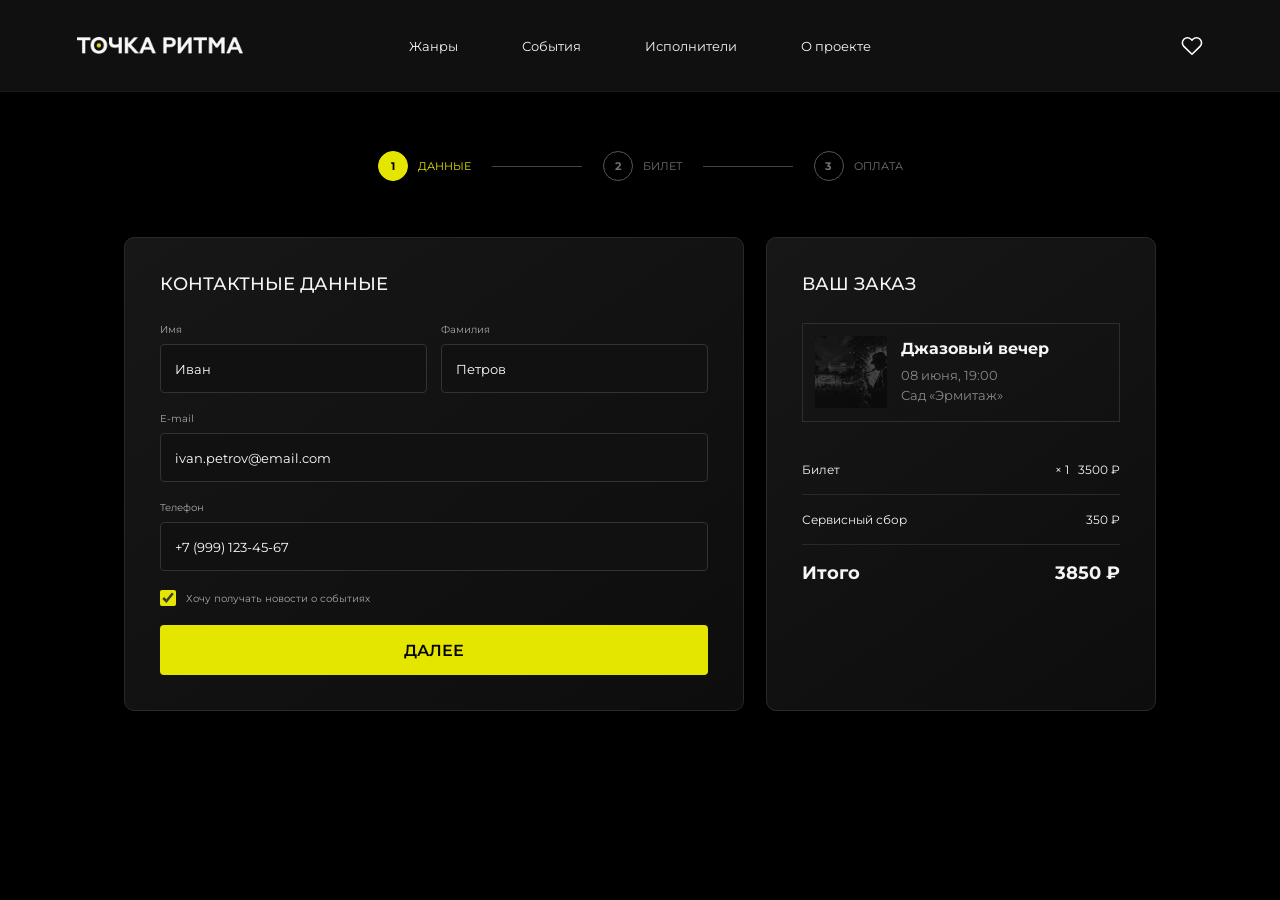
<file: checkout.html>
<!doctype html>
<html lang="ru">
<head>
  <meta charset="UTF-8"><meta name="viewport" content="width=device-width,initial-scale=1">
  <title>Покупка билета — Точка ритма</title>
  <link rel="preconnect" href="https://fonts.googleapis.com"><link rel="preconnect" href="https://fonts.gstatic.com" crossorigin>
  <link href="https://fonts.googleapis.com/css2?family=Montserrat:wght@400;500;600&display=swap" rel="stylesheet">
  <link rel="stylesheet" href="styles.css"><link rel="stylesheet" href="checkout.css">
</head>
<body class="checkout-page">
  <header>
    <a class="logo" href="index.html"><img src="assets/logo.png" alt="Точка ритма"></a>
    <nav><a href="index.html#genres">Жанры</a><a href="index.html#events">События</a><a href="index.html#artists">Исполнители</a><a href="index.html#about">О проекте</a></nav>
    <div class="actions"><button class="favorites-toggle" aria-label="Избранное"><svg viewBox="0 0 24 24"><path d="M20.8 4.6a5.5 5.5 0 0 0-7.8 0L12 5.7l-1.1-1.1a5.5 5.5 0 0 0-7.8 7.8l1.1 1.1L12 21l7.7-7.5 1.1-1.1a5.5 5.5 0 0 0 0-7.8Z"/></svg><span class="favorite-count">0</span></button><button class="menu" aria-label="Меню"><span></span><span></span></button></div>
  </header>
  <main class="checkout-shell">
    <div class="steps"><button class="active" type="button" data-target="1"><b>1</b>Данные</button><i></i><button type="button" data-target="2"><b>2</b>Билет</button><i></i><button type="button" data-target="3"><b>3</b>Оплата</button></div>
    <section class="checkout-stage active" data-stage="1">
      <form class="checkout-card contact-form">
        <h1>Контактные данные</h1><div class="two-fields"><label>Имя<input name="firstName" required value="Иван"></label><label>Фамилия<input name="lastName" required value="Петров"></label></div>
        <label>E-mail<input name="email" type="email" required value="ivan.petrov@email.com"></label><label>Телефон<input name="phone" required value="+7 (999) 123-45-67"></label>
        <label class="check"><input type="checkbox" checked> Хочу получать новости о событиях</label><button class="checkout-button" type="submit">Далее</button>
      </form>
      <aside class="order-card"><h2>Ваш заказ</h2><div class="order-event"><img src="assets/event-jazz.png"><p><b>Джазовый вечер</b><small>08 июня, 19:00<br>Сад «Эрмитаж»</small></p></div><p>Билет <span>× 1&nbsp;&nbsp; 3500 ₽</span></p><p>Сервисный сбор <span>350 ₽</span></p><strong>Итого <span>3850 ₽</span></strong></aside>
    </section>
    <section class="checkout-stage" data-stage="2">
      <form class="checkout-card ticket-form">
        <h1>Выберите билет</h1>
        <label class="ticket-option selected"><input type="radio" name="ticket" value="standard" checked><span><b>Стандартный билет</b><small>Вход и свободная рассадка</small></span><strong>3500 ₽</strong></label>
        <label class="ticket-option"><input type="radio" name="ticket" value="premium"><span><b>Билет у сцены</b><small>Первые ряды и отдельный вход</small></span><strong>5200 ₽</strong></label>
        <div class="ticket-count"><span>Количество билетов</span><div><button type="button" data-count="-1">−</button><b id="ticket-quantity">1</b><button type="button" data-count="1">+</button></div></div>
        <button class="checkout-button" type="submit">Перейти к оплате</button>
      </form>
      <aside class="order-card"><h2>Ваш заказ</h2><div class="order-event"><img src="assets/event-jazz.png"><p><b>Джазовый вечер</b><small>08 июня, 19:00<br>Сад «Эрмитаж»</small></p></div><p>Билет <span id="ticket-summary">× 1&nbsp;&nbsp; 3500 ₽</span></p><p>Сервисный сбор <span>350 ₽</span></p><strong>Итого <span id="ticket-total">3850 ₽</span></strong></aside>
    </section>
    <section class="checkout-stage" data-stage="3">
      <aside class="order-card compact"><h2>Ваш заказ</h2><p>Билет <span id="payment-ticket-summary">× 1&nbsp;&nbsp; 3500 ₽</span></p><p>Сервисный сбор <span>350 ₽</span></p><strong>Итого <span id="payment-total">3850 ₽</span></strong></aside>
      <form class="checkout-card payment-form"><h1>Способ оплаты</h1><div class="pay-tabs"><b>Карта</b><span>Apple Pay</span><span>Google Pay</span></div>
        <label>Номер карты<input name="cardNumber" required inputmode="numeric" maxlength="19" placeholder="0000 0000 0000 0000"></label>
        <div class="two-fields"><label>Срок действия<input name="expiry" required maxlength="5" placeholder="ММ / ГГ"></label><label>CVC / CVV<input name="cvc" required maxlength="3" type="password" inputmode="numeric" placeholder="•••"></label></div>
        <label>Имя на карте<input name="cardholder" required value="IVAN PETROV"></label><button class="checkout-button" id="payment-submit" type="submit">Оплатить 3850 ₽</button><small class="terms">Нажимая кнопку, вы соглашаетесь с условиями оферты</small>
      </form>
    </section>
    <section class="checkout-success" data-stage="success"><div class="success-mark">✓</div><h1>Оплата прошла успешно!</h1><p>Билет отправлен на вашу почту<br><b id="success-email">ivan.petrov@email.com</b></p><a class="checkout-button" href="index.html#events">Перейти к моим билетам</a><a href="index.html">На главную</a></section>
  </main>
  <script src="script.js"></script><script src="checkout.js"></script>
</body></html>
</file>
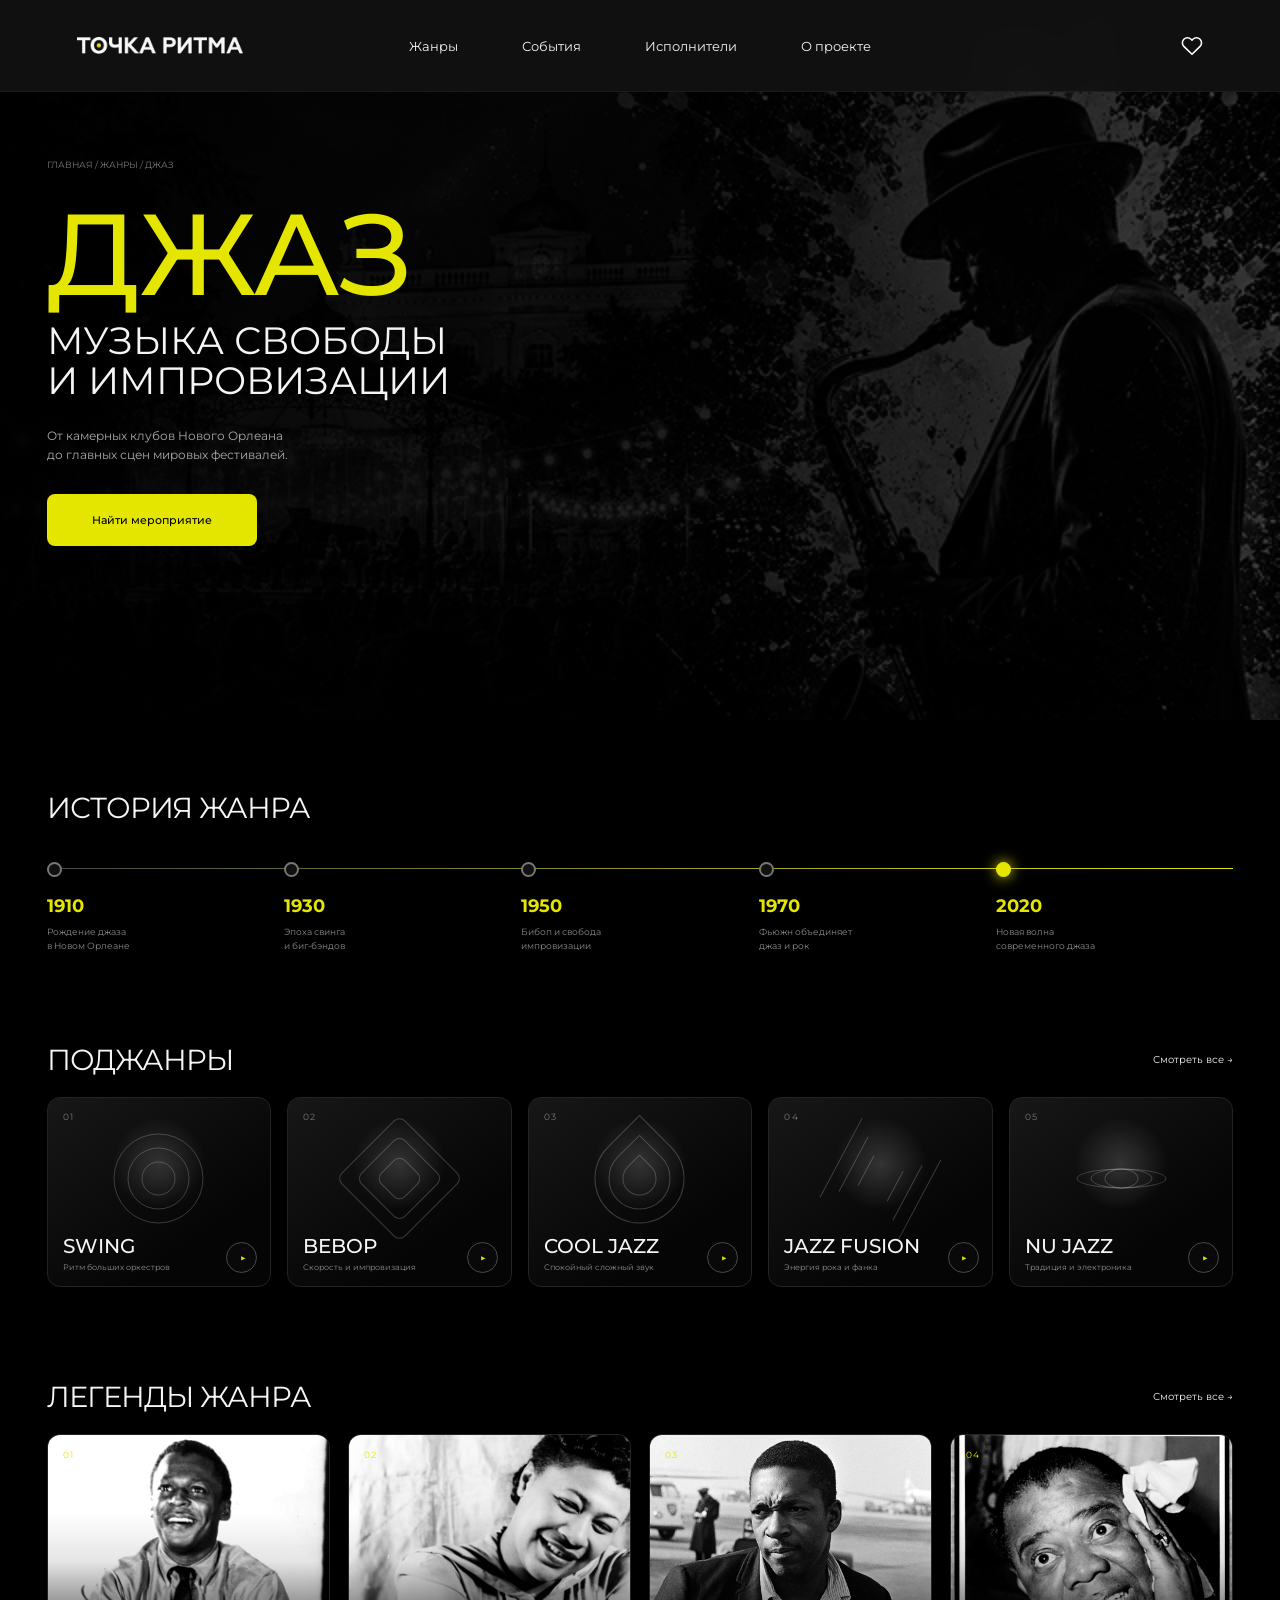
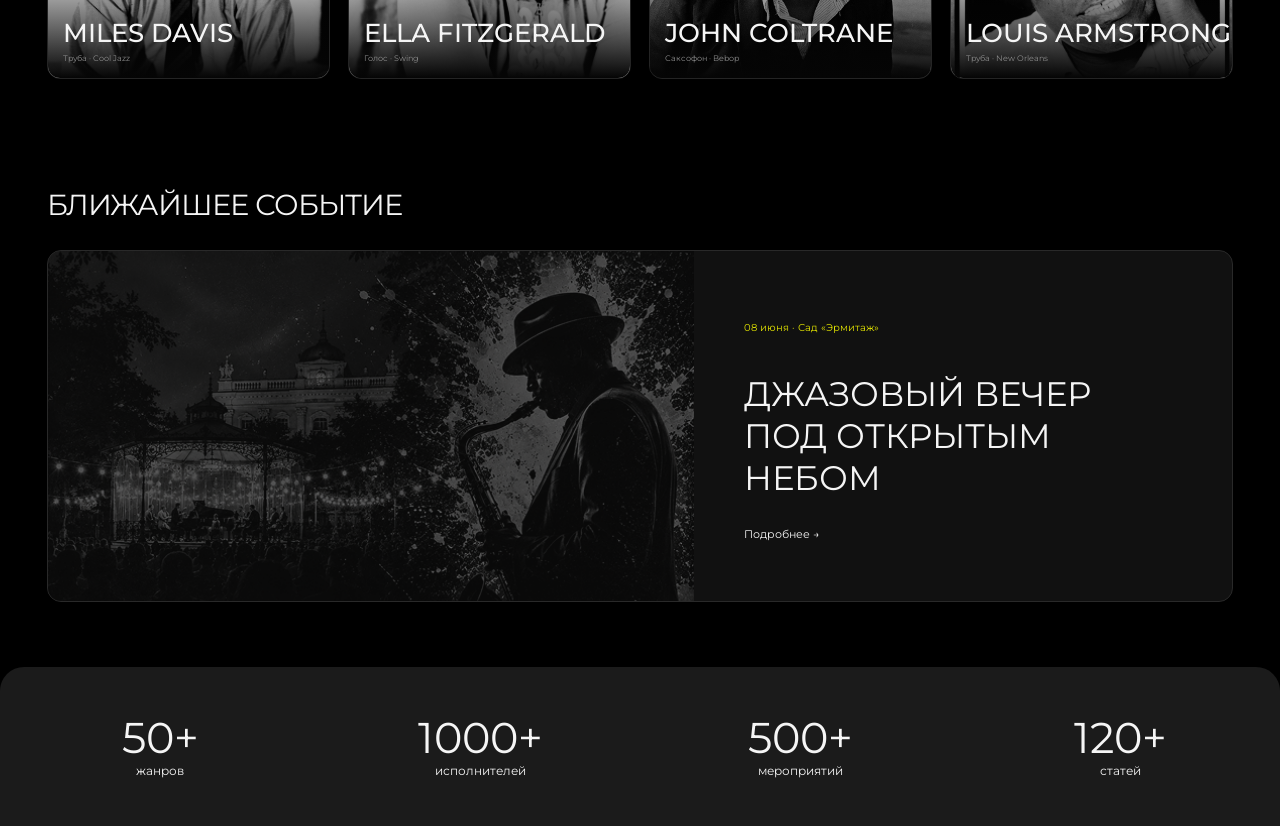
<file: genre-jazz.html>
<!doctype html>
<html lang="ru">
<head>
  <meta charset="UTF-8"><meta name="viewport" content="width=device-width,initial-scale=1">
  <title>Джаз — Точка ритма</title>
  <link rel="preconnect" href="https://fonts.googleapis.com"><link rel="preconnect" href="https://fonts.gstatic.com" crossorigin>
  <link href="https://fonts.googleapis.com/css2?family=Montserrat:wght@400;500;600&display=swap" rel="stylesheet">
  <link rel="stylesheet" href="styles.css"><link rel="stylesheet" href="genre.css">
</head>
<body class="genre-page">
  <header>
    <a class="logo" href="index.html"><img src="assets/logo.png" alt="Точка ритма"></a>
    <nav><a href="index.html#genres">Жанры</a><a href="index.html#events">События</a><a href="index.html#artists">Исполнители</a><a href="index.html#about">О проекте</a></nav>
    <div class="actions"><button class="favorites-toggle" aria-label="Избранное"><svg viewBox="0 0 24 24"><path d="M20.8 4.6a5.5 5.5 0 0 0-7.8 0L12 5.7l-1.1-1.1a5.5 5.5 0 0 0-7.8 7.8l1.1 1.1L12 21l7.7-7.5 1.1-1.1a5.5 5.5 0 0 0 0-7.8Z"/></svg><span class="favorite-count">0</span></button><button class="menu" aria-label="Меню"><span></span><span></span></button></div>
  </header>
  <main>
    <section class="genre-hero">
      <div class="genre-hero-copy"><p>Главная / Жанры / Джаз</p><h1>Джаз</h1><h2>Музыка свободы<br>и импровизации</h2><p class="lead">От камерных клубов Нового Орлеана<br>до главных сцен мировых фестивалей.</p><a class="button primary" href="index.html#events">Найти мероприятие</a></div>
    </section>
    <section class="jazz-history content-section">
      <div class="section-title"><h2>История жанра</h2></div>
      <div class="timeline"><div><b>1910</b><span>Рождение джаза<br>в Новом Орлеане</span></div><div><b>1930</b><span>Эпоха свинга<br>и биг-бэндов</span></div><div><b>1950</b><span>Бибоп и свобода<br>импровизации</span></div><div><b>1970</b><span>Фьюжн объединяет<br>джаз и рок</span></div><div><b>2020</b><span>Новая волна<br>современного джаза</span></div></div>
    </section>
    <section class="content-section subgenres">
      <div class="section-title"><h2>Поджанры</h2><a href="#">Смотреть все →</a></div>
      <div class="subgenre-grid">
        <article class="subgenre-card techno"><span class="sub-number">01</span><div class="pulse-art"><i></i><i></i><i></i></div><div class="sub-copy"><h3>Swing</h3><p>Ритм больших оркестров</p></div><button class="play-subgenre"><span>▶</span></button><div class="equalizer"><i></i><i></i><i></i><i></i><i></i></div></article>
        <article class="subgenre-card house"><span class="sub-number">02</span><div class="pulse-art"><i></i><i></i><i></i></div><div class="sub-copy"><h3>Bebop</h3><p>Скорость и импровизация</p></div><button class="play-subgenre"><span>▶</span></button><div class="equalizer"><i></i><i></i><i></i><i></i><i></i></div></article>
        <article class="subgenre-card trance"><span class="sub-number">03</span><div class="pulse-art"><i></i><i></i><i></i></div><div class="sub-copy"><h3>Cool Jazz</h3><p>Спокойный сложный звук</p></div><button class="play-subgenre"><span>▶</span></button><div class="equalizer"><i></i><i></i><i></i><i></i><i></i></div></article>
        <article class="subgenre-card dnb"><span class="sub-number">04</span><div class="pulse-art"><i></i><i></i><i></i></div><div class="sub-copy"><h3>Jazz Fusion</h3><p>Энергия рока и фанка</p></div><button class="play-subgenre"><span>▶</span></button><div class="equalizer"><i></i><i></i><i></i><i></i><i></i></div></article>
        <article class="subgenre-card dubstep"><span class="sub-number">05</span><div class="pulse-art"><i></i><i></i><i></i></div><div class="sub-copy"><h3>Nu Jazz</h3><p>Традиция и электроника</p></div><button class="play-subgenre"><span>▶</span></button><div class="equalizer"><i></i><i></i><i></i><i></i><i></i></div></article>
      </div>
    </section>
    <section class="content-section legends jazz-legends">
      <div class="section-title"><h2>Легенды жанра</h2><a href="#">Смотреть все →</a></div>
      <div class="legend-grid">
        <article class="legend-card miles"><div class="legend-photo"></div><span class="legend-index">01</span><div class="legend-info"><h3>Miles Davis</h3><p>Труба · Cool Jazz</p></div><span class="legend-arrow">↗</span></article>
        <article class="legend-card ella"><div class="legend-photo"></div><span class="legend-index">02</span><div class="legend-info"><h3>Ella Fitzgerald</h3><p>Голос · Swing</p></div><span class="legend-arrow">↗</span></article>
        <article class="legend-card coltrane"><div class="legend-photo"></div><span class="legend-index">03</span><div class="legend-info"><h3>John Coltrane</h3><p>Саксофон · Bebop</p></div><span class="legend-arrow">↗</span></article>
        <article class="legend-card armstrong"><div class="legend-photo"></div><span class="legend-index">04</span><div class="legend-info"><h3>Louis Armstrong</h3><p>Труба · New Orleans</p></div><span class="legend-arrow">↗</span></article>
      </div>
    </section>
    <section class="genre-events content-section"><div class="section-title"><h2>Ближайшее событие</h2></div><a class="featured-jazz" href="event-jazz.html"><img src="assets/event-jazz.png"><div><p>08 июня · Сад «Эрмитаж»</p><h2>Джазовый вечер<br>под открытым небом</h2><span>Подробнее →</span></div></a></section>
    <section class="stats"><div><b>50+</b><span>жанров</span></div><div><b>1000+</b><span>исполнителей</span></div><div><b>500+</b><span>мероприятий</span></div><div><b>120+</b><span>статей</span></div></section>
  </main>
  <script src="script.js"></script>
</body></html>
</file>
<file: styles.css>
:root{--acid:#e5e600;--bg:#000;--white:#f5f5f5;--pad:clamp(28px,3.65vw,72px)}
*{box-sizing:border-box}
html{scroll-behavior:smooth}
body{margin:0;background:#000;color:var(--white);font-family:Montserrat,Arial,sans-serif}
button,a{color:inherit;font:inherit}
a{text-decoration:none}
main{width:100%;margin:0;background:#000;overflow:hidden}
.hero{height:801px;position:relative;background:#050505 url("assets/hero.png") center/cover no-repeat}
header{height:92px;position:fixed;z-index:50;top:0;left:0;right:0;background:rgba(17,17,17,.94);backdrop-filter:blur(14px);border-bottom:1px solid rgba(255,255,255,.05);display:grid;grid-template-columns:1fr auto 1fr;align-items:center;padding:0 clamp(28px,6vw,110px);animation:header-in .75s cubic-bezier(.22,1,.36,1) both;transition:height .45s cubic-bezier(.22,1,.36,1),background .45s,box-shadow .45s}
header.scrolled{height:70px;background:rgba(9,9,9,.88);box-shadow:0 12px 34px rgba(0,0,0,.38)}
.logo{display:flex;align-items:center;justify-self:start;transition:transform .4s cubic-bezier(.22,1,.36,1),filter .4s}.logo:hover{transform:scale(1.035);filter:drop-shadow(0 0 12px rgba(229,230,0,.2))}.logo img{display:block;width:clamp(150px,13vw,194px);height:auto}
nav{display:flex;align-items:center;justify-content:center;gap:clamp(38px,5vw,82px);margin:0}nav a{font-size:13px;white-space:nowrap;position:relative;transition:color .3s,transform .3s}nav a:after{content:"";position:absolute;left:50%;right:50%;bottom:-10px;height:1px;background:var(--acid);transition:left .35s cubic-bezier(.22,1,.36,1),right .35s cubic-bezier(.22,1,.36,1)}nav a:hover{color:var(--acid);transform:translateY(-2px)}nav a:hover:after{left:0;right:0}
.actions{display:flex;align-items:center;justify-self:end;gap:26px}.actions button{width:22px;height:22px;border:0;padding:0;background:none;cursor:pointer;position:relative;transition:transform .35s cubic-bezier(.22,1,.36,1),filter .35s}.actions button:hover{transform:translateY(-2px) scale(1.12);filter:drop-shadow(0 0 7px rgba(229,230,0,.5))}.actions button:active{transform:scale(.9)}.actions svg{fill:none;stroke:#fff;stroke-width:1.7;width:100%;height:100%;transition:stroke .3s,fill .3s}.actions button:hover svg{stroke:var(--acid)}.favorites-toggle.has-favorites svg{stroke:#ef3f4f;fill:#ef3f4f}.favorite-count{position:absolute;right:-9px;top:-8px;min-width:15px;height:15px;padding:0 3px;border-radius:10px;background:#ef3f4f;color:#fff;font-size:8px;display:none;place-items:center}.favorite-count.visible{display:grid}.menu{display:none}.menu span{display:block;background:white;height:1px;margin:5px 0}
.hero-copy{position:absolute;left:55px;top:170px}.hero h1{font-size:58px;line-height:1.15;letter-spacing:-2.5px;font-weight:500;margin:0;animation:copy-in .9s .18s cubic-bezier(.22,1,.36,1) both}.hero h1 em{font-style:normal;color:var(--acid)}.hero-copy p{font-size:13px;line-height:1.45;margin:15px 0 0;animation:copy-in .9s .32s cubic-bezier(.22,1,.36,1) both}.hero-buttons{display:flex;gap:18px;margin-top:120px;animation:copy-in .9s .46s cubic-bezier(.22,1,.36,1) both}.button{height:61px;min-width:278px;border-radius:8px;display:grid;place-items:center;font-size:16px;font-weight:500;position:relative;isolation:isolate;overflow:hidden;transition:transform .35s cubic-bezier(.22,1,.36,1),box-shadow .35s,border-color .35s,background .35s}.button:before{content:"";position:absolute;z-index:-1;top:-40%;bottom:-40%;left:-45%;width:28%;background:linear-gradient(90deg,transparent,rgba(255,255,255,.48),transparent);transform:skewX(-22deg);transition:left .65s cubic-bezier(.22,1,.36,1)}.button:hover:before{left:120%}.button:hover{transform:translateY(-4px)}.button:active{transform:translateY(0) scale(.975);transition-duration:.12s}.primary{background:var(--acid);color:#000}.primary:hover{box-shadow:0 12px 35px rgba(229,230,0,.22)}.secondary{border:1px solid #eee;background:rgba(0,0,0,.2)}.secondary:hover{border-color:var(--acid);background:rgba(229,230,0,.06);box-shadow:0 12px 35px rgba(0,0,0,.4)}
.content-section{padding:0 var(--pad)}.section-title{height:91px;display:flex;align-items:center;justify-content:space-between}.section-title h2{font-weight:400;text-transform:uppercase;font-size:29px;letter-spacing:-1px;margin:0}.section-title a{font-size:10px}
.genres{padding-top:12px}.genre-grid{display:grid;grid-template-columns:repeat(5,1fr);gap:24px}.genre-grid a{border-radius:16px;overflow:hidden;position:relative}.genre-grid img{display:block;width:100%;aspect-ratio:1;object-fit:cover;transition:transform .55s cubic-bezier(.22,1,.36,1),filter .55s}.genre-grid a:hover img{transform:scale(1.045);filter:brightness(1.08)}.genre-favorite{position:absolute;right:12px;top:12px;width:36px;height:36px;border:1px solid rgba(255,255,255,.35);border-radius:50%;background:rgba(0,0,0,.66);backdrop-filter:blur(8px);color:#fff;font-size:17px;display:grid;place-items:center;cursor:pointer;opacity:0;transform:translateY(-7px);transition:opacity .35s,transform .35s,background .35s,color .35s,border-color .35s}.genre-grid a:hover .genre-favorite,.genre-favorite.active{opacity:1;transform:none}.genre-favorite:hover,.genre-favorite.active{background:#ef3f4f;color:#fff;border-color:#ef3f4f}.favorites-panel{position:fixed;z-index:70;right:clamp(18px,5vw,90px);top:78px;width:min(300px,calc(100vw - 36px));padding:18px;border:1px solid #2d2d2d;border-radius:13px;background:rgba(14,14,14,.97);box-shadow:0 20px 50px rgba(0,0,0,.6);opacity:0;visibility:hidden;transform:translateY(-10px);transition:.3s}.favorites-panel.open{opacity:1;visibility:visible;transform:none}.favorites-panel h3{font-size:15px;margin:0 0 13px}.favorites-panel p{font-size:11px;color:#8c8c8c;margin:0}.favorites-panel ul{list-style:none;padding:0;margin:0}.favorites-panel li{padding:10px 0;border-top:1px solid #282828;font-size:12px;display:flex;justify-content:space-between}.favorites-panel li span{color:#ef3f4f}
.subgenres{padding-top:70px}.subgenres .section-title{height:75px}.subgenre-grid{display:grid;grid-template-columns:repeat(5,1fr);gap:16px}.subgenre-card{height:190px;position:relative;border:1px solid #242424;border-radius:13px;overflow:hidden;padding:16px;background:radial-gradient(circle at 50% 35%,rgba(255,255,255,.16),transparent 28%),linear-gradient(145deg,#171717,#050505 72%);cursor:pointer;transition:transform .45s cubic-bezier(.22,1,.36,1),border-color .45s,box-shadow .45s}.subgenre-card:before{content:"";position:absolute;inset:0;background:linear-gradient(120deg,transparent 28%,rgba(229,230,0,.09) 50%,transparent 72%);transform:translateX(-120%);transition:transform .7s cubic-bezier(.22,1,.36,1)}.subgenre-card:hover{transform:translateY(-7px);border-color:rgba(229,230,0,.48);box-shadow:0 18px 35px rgba(0,0,0,.45)}.subgenre-card:hover:before{transform:translateX(120%)}.sub-number{position:absolute;top:13px;left:15px;color:#777;font-size:9px;letter-spacing:.14em}.pulse-art{position:absolute;left:50%;top:43%;width:95px;height:95px;transform:translate(-50%,-50%);display:grid;place-items:center}.pulse-art i{position:absolute;border:1px solid rgba(255,255,255,.2);border-radius:50%;width:34px;height:34px;transition:transform .6s,border-color .6s}.pulse-art i:nth-child(2){width:62px;height:62px}.pulse-art i:nth-child(3){width:90px;height:90px}.subgenre-card:hover .pulse-art i{transform:scale(1.08);border-color:rgba(229,230,0,.5)}.house .pulse-art i{border-radius:8px;transform:rotate(45deg)}.house:hover .pulse-art i{transform:rotate(135deg) scale(1.06)}.trance .pulse-art i{border-radius:50% 0 50% 50%;transform:rotate(-45deg)}.dnb .pulse-art i{border-width:0 1px;border-radius:0;transform:rotate(28deg)}.dubstep .pulse-art i{border-radius:50%;height:20px}.sub-copy{position:absolute;left:15px;bottom:14px}.sub-copy h3{font-size:clamp(17px,1.6vw,25px);font-weight:500;text-transform:uppercase;margin:0}.sub-copy p{font-size:8px;color:#8d8d8d;margin:4px 0 0}.play-subgenre{position:absolute;right:13px;bottom:13px;width:31px;height:31px;border:1px solid #484848;border-radius:50%;background:#090909;color:var(--acid);display:grid;place-items:center;cursor:pointer;transition:transform .35s,background .35s,border-color .35s}.play-subgenre span{font-size:10px;margin-left:2px}.play-subgenre:hover{transform:scale(1.12);background:var(--acid);color:#000;border-color:var(--acid)}.equalizer{position:absolute;right:52px;bottom:18px;height:20px;display:flex;align-items:flex-end;gap:2px;opacity:0;transition:opacity .3s}.equalizer i{display:block;width:2px;height:4px;background:var(--acid)}.subgenre-card.playing{border-color:var(--acid);box-shadow:0 0 32px rgba(229,230,0,.1)}.subgenre-card.playing .equalizer{opacity:1}.subgenre-card.playing .play-subgenre{background:var(--acid);color:#000;border-color:var(--acid)}.subgenre-card.playing .equalizer i{animation:eq .72s ease-in-out infinite alternate}.subgenre-card.playing .equalizer i:nth-child(2){animation-delay:-.45s}.subgenre-card.playing .equalizer i:nth-child(3){animation-delay:-.2s}.subgenre-card.playing .equalizer i:nth-child(4){animation-delay:-.6s}.subgenre-card.playing .equalizer i:nth-child(5){animation-delay:-.32s}.subgenre-card.playing .pulse-art{animation:art-pulse 1.8s ease-in-out infinite}
.home-page>.favorites-panel~*{}.home-page .subgenres,.home-page .legends{display:none}
@keyframes eq{to{height:19px}}@keyframes art-pulse{50%{filter:drop-shadow(0 0 10px rgba(229,230,0,.65));transform:translate(-50%,-50%) scale(1.06)}}
.legends{padding-top:72px}.legends .section-title{height:75px}.legend-grid{display:grid;grid-template-columns:repeat(4,1fr);gap:18px}.legend-card{height:245px;position:relative;overflow:hidden;border:1px solid #242424;border-radius:13px;background:#080808;cursor:pointer;transition:transform .48s cubic-bezier(.22,1,.36,1),border-color .48s,box-shadow .48s}.legend-card:after{content:"";position:absolute;inset:0;background:linear-gradient(180deg,transparent 32%,rgba(0,0,0,.1) 52%,#050505 100%);pointer-events:none}.legend-photo{position:absolute;inset:0;background-size:cover;background-position:center;filter:grayscale(1) contrast(1.15);transition:transform .7s cubic-bezier(.22,1,.36,1),filter .7s}.daft-punk .legend-photo{background-image:url("assets/genre-electronic.png");background-position:58% 56%}.nina .legend-photo{background-image:url("assets/artist-rihanna.png");background-position:center 20%}.deadmau5 .legend-photo{background-image:url("assets/event-techno.png");background-position:65% center}.prodigy .legend-photo{background-image:url("assets/event-rock.png");background-position:78% center}.legend-card:hover{transform:translateY(-8px);border-color:rgba(229,230,0,.5);box-shadow:0 22px 45px rgba(0,0,0,.5)}.legend-card:hover .legend-photo{transform:scale(1.065);filter:grayscale(.65) contrast(1.18) sepia(.12)}.legend-index{position:absolute;z-index:2;left:15px;top:14px;color:var(--acid);font-size:9px;letter-spacing:.15em}.legend-info{position:absolute;z-index:2;left:15px;bottom:15px;transition:transform .45s cubic-bezier(.22,1,.36,1)}.legend-info h3{font-size:clamp(19px,2vw,29px);line-height:1;text-transform:uppercase;font-weight:500;margin:0}.legend-info p{font-size:8px;color:#8d8d8d;margin:7px 0 0}.legend-arrow{position:absolute;z-index:2;right:15px;bottom:16px;width:31px;height:31px;border:1px solid #444;border-radius:50%;display:grid;place-items:center;color:var(--acid);font-size:15px;opacity:0;transform:translate(-8px,8px);transition:opacity .4s,transform .4s,background .4s,color .4s}.legend-card:hover .legend-info{transform:translateY(-3px)}.legend-card:hover .legend-arrow{opacity:1;transform:none}.legend-arrow:hover{background:var(--acid);color:#000}
.events{padding-top:73px}.events .section-title{height:70px}.event-grid{display:grid;grid-template-columns:repeat(4,1fr);gap:22px}.event-grid article{height:260px;position:relative;padding:14px 14px 15px;background:linear-gradient(to bottom,transparent 26%,rgba(0,0,0,.12) 50%,#000 100%),var(--photo) center/cover no-repeat;border-radius:12px;display:flex;flex-direction:column;justify-content:flex-end;overflow:hidden;cursor:pointer;transition:transform .42s cubic-bezier(.22,1,.36,1),box-shadow .42s,filter .42s}.event-grid article:after{content:"";position:absolute;inset:0;border-radius:inherit;border:1px solid transparent;pointer-events:none;transition:border-color .42s}.event-grid article:hover{transform:translateY(-6px);box-shadow:0 18px 42px rgba(229,230,0,.1);filter:brightness(1.08)}.event-grid article:hover:after{border-color:rgba(229,230,0,.28)}.date{position:absolute;left:14px;top:13px;background:var(--acid);color:#000;border-radius:7px;padding:5px 8px 6px;text-align:center;line-height:1;font-size:14px;transition:transform .42s cubic-bezier(.22,1,.36,1),box-shadow .42s}.event-grid article:hover .date{transform:translateY(-2px) scale(1.04);box-shadow:0 7px 20px rgba(229,230,0,.2)}.date b{font-size:28px;font-weight:400;display:block}.event-grid h3{font-size:13px;font-weight:400;line-height:1.35;margin:0 0 26px;transition:transform .42s}.event-grid article:hover h3{transform:translateY(-3px)}.event-grid p{font-size:8px;margin:0}
.event-link{display:block}.event-link article{width:100%}
.artists{padding-top:75px}.artists .section-title{height:65px}.artist-grid{display:grid;grid-template-columns:repeat(6,1fr);gap:35px}.artist-grid figure{margin:0;text-align:center}.artist-grid img{display:block;width:100%;aspect-ratio:1;object-fit:contain}.artist-grid figcaption{font-size:13px;margin-top:12px}
.stats{height:159px;margin-top:65px;border-radius:24px 24px 0 0;background:#1b1b1b;display:grid;grid-template-columns:repeat(4,1fr);align-items:center;text-align:center}.stats b{display:block;font-size:43px;line-height:1;font-weight:400}.stats span{display:block;font-size:12px;margin-top:4px}
.reveal{opacity:0;transform:translateY(34px);transition:opacity .8s cubic-bezier(.22,1,.36,1),transform .8s cubic-bezier(.22,1,.36,1)}.reveal.visible{opacity:1;transform:none}
@keyframes header-in{from{opacity:0;transform:translateY(-100%)}to{opacity:1;transform:none}}
@keyframes copy-in{from{opacity:0;transform:translateY(28px)}to{opacity:1;transform:none}}
@media(prefers-reduced-motion:reduce){html{scroll-behavior:auto}*,*:before,*:after{animation-duration:.01ms!important;animation-iteration-count:1!important;transition-duration:.01ms!important}.reveal{opacity:1;transform:none}}
@media(max-width:900px){:root{--pad:28px}.hero{height:700px;background-position:62% center}header{height:70px;padding:0 20px;grid-template-columns:1fr auto}.logo img{width:155px}nav{display:none}nav.open{display:flex;position:fixed;top:70px;left:0;right:0;margin:0;padding:30px;gap:24px;background:#111;flex-direction:column;border-top:1px solid #292929}.menu{display:block!important}.hero-copy{left:35px;top:135px}.hero h1{font-size:48px}.hero-buttons{margin-top:100px}.button{min-width:220px}.genre-grid{gap:12px}.subgenre-grid{grid-template-columns:repeat(3,1fr)}.legend-grid{grid-template-columns:repeat(2,1fr)}.section-title h2{font-size:24px}.event-grid{grid-template-columns:repeat(2,1fr)}.artist-grid{grid-template-columns:repeat(3,1fr)}}
@media(max-width:600px){body{background:#000}.hero{height:660px;background-position:66% center}.hero:after{content:"";position:absolute;inset:70px 0 0;background:linear-gradient(90deg,rgba(0,0,0,.35),transparent)}header{padding:0 18px}.logo img{width:132px}.actions{gap:15px}.hero-copy{z-index:2;left:20px;top:125px}.hero h1{font-size:40px;line-height:1.13;letter-spacing:-1.7px}.hero-copy p{font-size:10px}.hero-buttons{margin-top:90px;flex-direction:column;gap:10px}.button{height:50px;min-width:190px;width:max-content;padding:0 18px;font-size:13px}.content-section{padding-left:18px;padding-right:18px}.section-title{height:78px}.section-title h2{font-size:20px}.section-title a{font-size:8px}.genre-grid{display:flex;overflow-x:auto;scroll-snap-type:x mandatory}.genre-grid a{min-width:165px;scroll-snap-align:start}.subgenres{padding-top:42px}.subgenre-grid{display:flex;overflow-x:auto;scroll-snap-type:x mandatory;padding-bottom:10px}.subgenre-card{min-width:205px;scroll-snap-align:start}.legends{padding-top:38px}.legend-grid{display:flex;overflow-x:auto;scroll-snap-type:x mandatory;padding-bottom:10px}.legend-card{min-width:245px;scroll-snap-align:start}.events{padding-top:40px}.event-grid{grid-template-columns:1fr}.event-grid article{height:230px}.artists{padding-top:40px}.artist-grid{gap:24px 12px}.artist-grid figcaption{font-size:10px}.stats{height:auto;padding:35px 10px;grid-template-columns:repeat(2,1fr);gap:35px;margin-top:45px}.stats b{font-size:33px}}
</file>
<file: checkout.css>
.checkout-page{min-height:100vh}.checkout-shell{min-height:100vh;padding:150px clamp(20px,5vw,80px) 70px}.steps{max-width:760px;margin:0 auto 55px;display:flex;align-items:center;justify-content:center;text-transform:uppercase;font-size:11px;color:#707070}.steps span{display:flex;align-items:center;gap:10px;white-space:nowrap}.steps b{width:30px;height:30px;border:1px solid #555;border-radius:50%;display:grid;place-items:center}.steps .active{color:var(--acid)}.steps .active b{background:var(--acid);color:#000;border-color:var(--acid)}.steps i{width:90px;height:1px;background:#444;margin:0 15px}.checkout-stage{display:none;grid-template-columns:minmax(380px,620px) minmax(280px,390px);gap:22px;justify-content:center}.checkout-stage.active{display:grid;animation:copy-in .6s ease both}.checkout-card,.order-card{background:linear-gradient(145deg,#171717,#0d0d0d);border:1px solid #292929;border-radius:10px;padding:35px}.checkout-card h1,.order-card h2{font-size:18px;text-transform:uppercase;font-weight:500;margin:0 0 28px}.checkout-card label{display:block;font-size:10px;color:#a7a7a7;margin-bottom:19px}.checkout-card input{display:block;width:100%;height:49px;margin-top:8px;padding:0 14px;border:1px solid #323232;border-radius:4px;background:#111;color:#fff;font:13px Montserrat}.two-fields{display:grid;grid-template-columns:1fr 1fr;gap:14px}.check{display:flex!important;align-items:center;gap:10px}.check input{width:16px;height:16px;margin:0;accent-color:var(--acid)}.checkout-button{width:100%;height:50px;border:0;border-radius:4px;background:var(--acid);color:#050505;text-transform:uppercase;font-weight:600;display:grid;place-items:center;cursor:pointer;transition:transform .3s,box-shadow .3s}.checkout-button:hover{transform:translateY(-3px);box-shadow:0 12px 30px rgba(229,230,0,.18)}.order-event{display:flex;gap:14px;border:1px solid #2e2e2e;padding:12px;margin-bottom:23px}.order-event img{width:72px;height:72px;object-fit:cover}.order-event p{margin:3px 0!important}.order-event small{display:block;color:#888;margin-top:8px;line-height:1.5}.order-card>p,.order-card>strong{display:flex;justify-content:space-between;padding:17px 0;margin:0;border-bottom:1px solid #292929;font-size:12px}.order-card>strong{font-size:18px;border:0}.pay-tabs{display:flex;border-bottom:1px solid #333;margin-bottom:25px}.pay-tabs>*{flex:1;padding:13px;text-align:center;text-transform:uppercase;font-size:10px}.pay-tabs b{color:var(--acid);border-bottom:2px solid var(--acid)}.terms{display:block;text-align:center;color:#777;margin-top:14px}.checkout-success{display:none;max-width:640px;margin:40px auto;text-align:center}.checkout-success.active{display:flex;flex-direction:column;align-items:center;animation:copy-in .65s ease both}.success-mark{width:150px;height:150px;border-radius:50%;display:grid;place-items:center;background:var(--acid);color:#111;font-size:80px;font-weight:600;box-shadow:0 0 60px rgba(229,230,0,.18)}.checkout-success h1{text-transform:uppercase;font-size:31px;margin:38px 0 15px}.checkout-success p{line-height:1.6;color:#aaa}.checkout-success .checkout-button{width:380px;margin:35px 0 25px}.checkout-success>a:last-child{text-decoration:underline;text-transform:uppercase;font-size:10px}@media(max-width:800px){.checkout-stage{grid-template-columns:1fr}.order-card{grid-row:1}.steps i{width:25px;margin:0 7px}.checkout-shell{padding-top:110px}}@media(max-width:500px){.checkout-card,.order-card{padding:22px}.two-fields{grid-template-columns:1fr}.steps span{font-size:0}.steps b{font-size:11px}.checkout-success .checkout-button{width:100%}.checkout-success h1{font-size:24px}}
.steps button{display:flex;align-items:center;gap:10px;white-space:nowrap;border:0;background:none;color:inherit;text-transform:uppercase;cursor:pointer;transition:color .3s,transform .3s}.steps button:hover{color:#fff;transform:translateY(-2px)}.ticket-option{display:grid!important;grid-template-columns:auto 1fr auto;align-items:center;gap:15px;padding:18px;border:1px solid #303030;border-radius:7px;cursor:pointer;transition:.3s}.ticket-option.selected{border-color:var(--acid);background:rgba(229,230,0,.04)}.ticket-option input{width:17px;height:17px;margin:0;accent-color:var(--acid)}.ticket-option b,.ticket-option small{display:block}.ticket-option b{font-size:13px;color:#fff}.ticket-option small{margin-top:7px;color:#777}.ticket-option strong{font-size:15px;color:#fff}.ticket-count{display:flex;align-items:center;justify-content:space-between;margin:30px 0}.ticket-count>span{font-size:12px}.ticket-count div{display:flex;align-items:center;gap:15px}.ticket-count button{width:32px;height:32px;border:1px solid #444;border-radius:50%;background:#111;color:#fff;cursor:pointer}@media(max-width:500px){.steps button{font-size:0}.steps button b{font-size:11px}}
.checkout-card input.input-error{border-color:rgba(239,63,79,.75);box-shadow:0 0 0 2px rgba(239,63,79,.07)}.field-error{color:#d58b92!important}.error-hint{display:block;margin-top:7px;color:#ef6a77;font-size:9px;line-height:1.35;animation:error-in .25s ease both}.checkout-card input:focus{outline:none;border-color:#666}.checkout-card input.input-error:focus{border-color:#ef3f4f}@keyframes error-in{from{opacity:0;transform:translateY(-4px)}to{opacity:1;transform:none}}
</file>
<file: genre.css>
.genre-hero{height:720px;position:relative;background:linear-gradient(90deg,rgba(0,0,0,.96),rgba(0,0,0,.2)),url("assets/event-jazz.png") 72% center/cover no-repeat}.genre-hero-copy{position:absolute;left:var(--pad);top:150px}.genre-hero-copy>p:first-child{color:#777;font-size:9px;text-transform:uppercase}.genre-hero h1{font-size:clamp(72px,9vw,140px);line-height:.85;text-transform:uppercase;margin:35px 0 18px;color:var(--acid);font-weight:500}.genre-hero h2{font-size:clamp(28px,3vw,47px);line-height:1.05;text-transform:uppercase;font-weight:400;margin:0}.genre-hero .lead{font-size:12px;line-height:1.6;color:#aaa;margin:24px 0 30px}.genre-hero .button{width:210px;height:52px;min-width:0;font-size:11px}.jazz-history{padding-top:55px}.jazz-history .section-title{height:65px}.timeline{display:grid;grid-template-columns:repeat(5,1fr);position:relative;padding-top:20px}.timeline:before{content:"";position:absolute;left:0;right:0;top:28px;height:1px;background:linear-gradient(90deg,#444,var(--acid))}.timeline div{position:relative;padding-top:35px}.timeline div:before{content:"";position:absolute;top:2px;left:0;width:11px;height:11px;border-radius:50%;background:#111;border:2px solid #777}.timeline div:last-child:before{background:var(--acid);border-color:var(--acid);box-shadow:0 0 14px var(--acid)}.timeline b{display:block;color:var(--acid);font-size:18px}.timeline span{display:block;font-size:9px;color:#888;line-height:1.5;margin-top:8px}.jazz-legends .miles .legend-photo{background-image:url("assets/genre-jazz.png");background-position:60% center}.jazz-legends .ella .legend-photo{background-image:url("assets/artist-rihanna.png")}.jazz-legends .coltrane .legend-photo{background-image:url("assets/band-moscow.png")}.jazz-legends .armstrong .legend-photo{background-image:url("assets/band-diamond.png")}.genre-events{padding-top:80px}.featured-jazz{display:grid;grid-template-columns:1.2fr 1fr;background:#111;border:1px solid #292929;border-radius:14px;overflow:hidden}.featured-jazz img{width:100%;height:350px;object-fit:cover}.featured-jazz>div{padding:50px;display:flex;flex-direction:column;justify-content:center}.featured-jazz p{font-size:10px;color:var(--acid)}.featured-jazz h2{font-size:34px;font-weight:400;text-transform:uppercase}.featured-jazz span{font-size:11px}@media(max-width:800px){.genre-hero{height:650px;background-position:65% center}.timeline{grid-template-columns:1fr}.timeline:before{left:5px;right:auto;top:20px;bottom:0;width:1px;height:auto}.timeline div{padding:0 0 28px 30px}.timeline div:before{top:0}.featured-jazz{grid-template-columns:1fr}.featured-jazz img{height:260px}}@media(max-width:600px){.genre-hero-copy{top:120px}.genre-hero h1{font-size:70px}.featured-jazz>div{padding:25px}.featured-jazz h2{font-size:25px}}
.jazz-legends .miles .legend-photo{background-image:url("assets/legend-miles.jpg");background-position:center 5%}.jazz-legends .ella .legend-photo{background-image:url("assets/legend-ella.jpg");background-position:center 68%}.jazz-legends .coltrane .legend-photo{background-image:url("assets/legend-coltrane.jpg");background-position:center 38%}.jazz-legends .armstrong .legend-photo{background-image:url("assets/legend-armstrong.jpg");background-position:center 12%}
</file>
